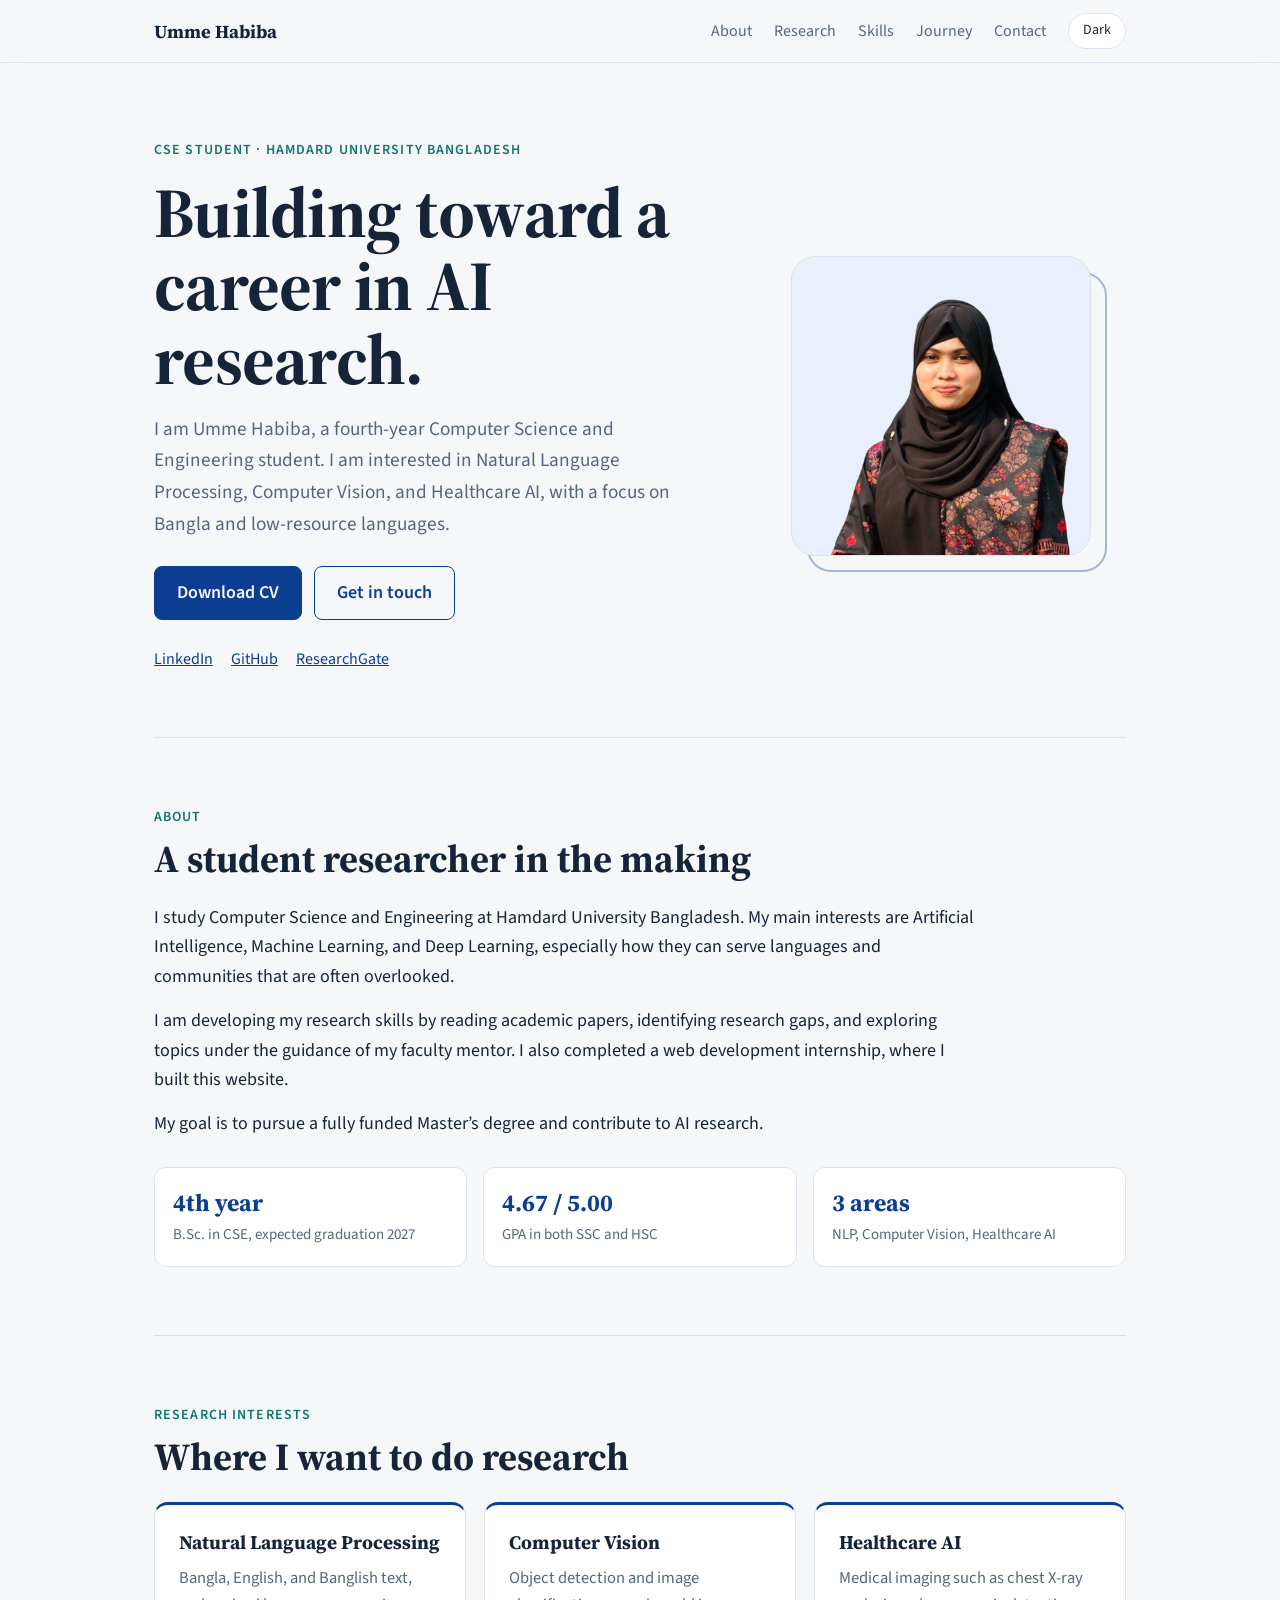
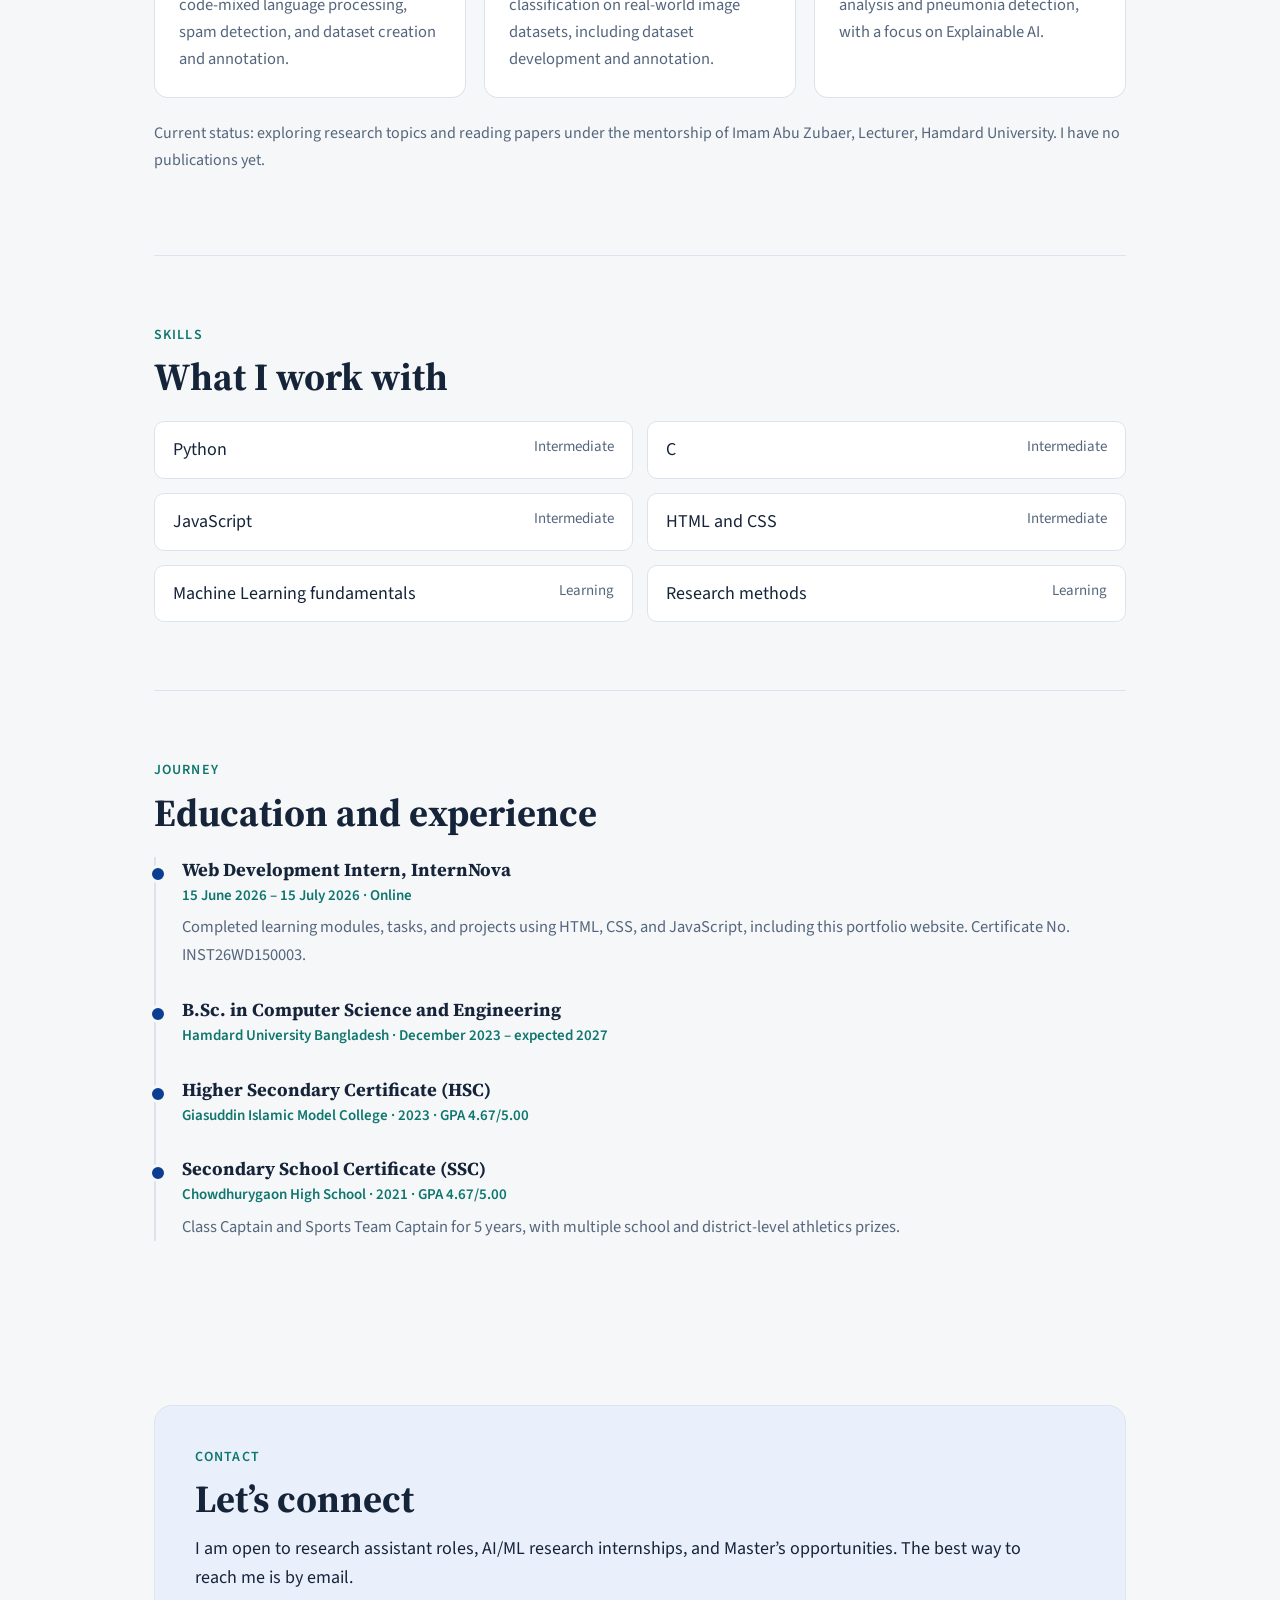
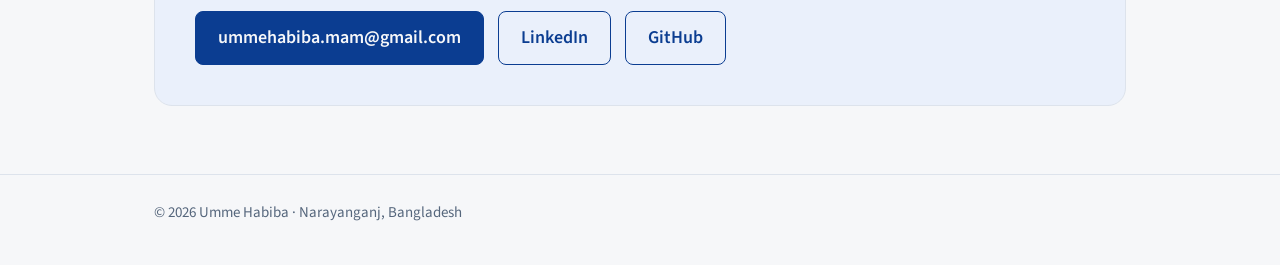
<file: index.html>
<!DOCTYPE html>
<html lang="en">
<head>
<meta charset="utf-8">
<meta name="viewport" content="width=device-width, initial-scale=1">
<title>Umme Habiba | CSE Student and Aspiring AI &amp; NLP Researcher</title>
<meta name="description" content="Umme Habiba is a 4th-year CSE student at Hamdard University Bangladesh with research interests in NLP, Computer Vision and Healthcare AI.">
<link rel="icon" type="image/svg+xml" href="favicon.svg">
<link rel="icon" type="image/png" sizes="32x32" href="favicon-32.png">
<link rel="apple-touch-icon" href="apple-touch-icon.png">
<link rel="preconnect" href="https://fonts.googleapis.com">
<link rel="preconnect" href="https://fonts.gstatic.com" crossorigin>
<link href="https://fonts.googleapis.com/css2?family=Source+Sans+3:wght@400;600&family=Source+Serif+4:wght@600;700&display=swap" rel="stylesheet">
<style>
:root{--bg:#f6f7f9;--panel:#fff;--text:#16243a;--muted:#55667c;--accent:#0b3d91;--accent2:#0f766e;--line:#dde3ec;--soft:#eaf0fb;color-scheme:light}
@media(prefers-color-scheme:dark){:root:not([data-theme=light]){--bg:#0d1520;--panel:#142030;--text:#e8edf4;--muted:#9bacc0;--accent:#8fb4ff;--accent2:#5eead4;--line:#243449;--soft:#18283d;color-scheme:dark}}
:root[data-theme=dark]{--bg:#0d1520;--panel:#142030;--text:#e8edf4;--muted:#9bacc0;--accent:#8fb4ff;--accent2:#5eead4;--line:#243449;--soft:#18283d;color-scheme:dark}
*{box-sizing:border-box}html{scroll-behavior:smooth;scroll-padding-top:72px}
body{margin:0;background:var(--bg);color:var(--text);font:18px/1.65 "Source Sans 3",Arial,sans-serif}
a{color:var(--accent)}a:focus-visible,button:focus-visible{outline:3px solid var(--accent);outline-offset:3px;border-radius:4px}
.wrap{max-width:1020px;margin:0 auto;padding:0 24px}
header{position:sticky;top:0;z-index:10;background:color-mix(in srgb,var(--bg) 88%,transparent);backdrop-filter:blur(10px);border-bottom:1px solid var(--line)}
header .wrap{display:flex;align-items:center;justify-content:space-between;gap:16px;height:62px}
.brand{font:700 1.15rem "Source Serif 4",Georgia,serif;color:var(--text);text-decoration:none}
nav{display:flex;gap:22px;align-items:center}nav a{color:var(--muted);text-decoration:none;font-size:16px}nav a:hover{color:var(--accent)}
#theme{font:inherit;font-size:14px;color:var(--text);background:var(--panel);border:1px solid var(--line);border-radius:999px;padding:5px 14px;cursor:pointer}
#theme:hover{border-color:var(--accent)}
.hero{padding:76px 0 64px;display:grid;grid-template-columns:1.5fr 1fr;gap:48px;align-items:center}
.eyebrow{color:var(--accent2);font-weight:600;letter-spacing:.08em;text-transform:uppercase;font-size:14px;margin:0 0 14px}
h1{font:700 clamp(2.6rem,6.5vw,4.4rem)/1.04 "Source Serif 4",Georgia,serif;margin:0 0 18px;letter-spacing:-.01em}
.lead{font-size:1.2rem;color:var(--muted);max-width:34em;margin:0 0 26px}
.btns{display:flex;gap:12px;flex-wrap:wrap;margin-bottom:26px}
.btn{display:inline-block;padding:11px 22px;border-radius:8px;font-weight:600;text-decoration:none;border:1px solid var(--accent)}
.btn.p{background:var(--accent);color:var(--bg)}.btn.s{color:var(--accent)}.btn:hover{transform:translateY(-1px)}
.soc{display:flex;gap:18px;flex-wrap:wrap;padding:0;margin:0;list-style:none;font-size:16px}
.photo{justify-self:center;position:relative}
.photo img{width:min(300px,70vw);aspect-ratio:1;object-fit:cover;border-radius:24px;border:1px solid var(--line);background:var(--soft);display:block;position:relative;z-index:1}
.photo:before{content:"";position:absolute;inset:16px -16px -16px 16px;border:2px solid var(--accent);border-radius:24px;opacity:.35}
section{padding:68px 0;border-top:1px solid var(--line)}
.label{color:var(--accent2);font-weight:600;font-size:14px;letter-spacing:.08em;text-transform:uppercase;margin:0 0 8px}
h2{font:700 clamp(1.8rem,4vw,2.4rem)/1.15 "Source Serif 4",Georgia,serif;margin:0 0 22px}
p{margin:0 0 14px}.narrow{max-width:46em}
.stats{display:grid;grid-template-columns:repeat(3,1fr);gap:16px;margin-top:28px}
.stat{background:var(--panel);border:1px solid var(--line);border-radius:12px;padding:18px}
.stat b{display:block;font:700 1.5rem "Source Serif 4",Georgia,serif;color:var(--accent)}.stat span{color:var(--muted);font-size:15px}
.cards{display:grid;grid-template-columns:repeat(3,1fr);gap:18px}
.card{background:var(--panel);border:1px solid var(--line);border-radius:14px;padding:24px;border-top:3px solid var(--accent)}
.card h3{font:700 1.2rem "Source Serif 4",Georgia,serif;margin:0 0 10px}.card p{color:var(--muted);font-size:16.5px;margin:0}
.note{margin-top:22px;color:var(--muted);font-size:16px}
.skills{display:grid;grid-template-columns:repeat(2,1fr);gap:14px}
.sk{display:flex;justify-content:space-between;gap:12px;background:var(--panel);border:1px solid var(--line);border-radius:10px;padding:13px 18px}
.sk span{color:var(--muted);font-size:15px}
.tl{border-left:2px solid var(--line);margin:0;padding:0 0 0 26px;list-style:none}
.tl li{position:relative;margin-bottom:28px}.tl li:before{content:"";position:absolute;left:-33px;top:8px;width:12px;height:12px;border-radius:50%;background:var(--accent);border:3px solid var(--bg)}
.tl h3{font:700 1.15rem "Source Serif 4",Georgia,serif;margin:0}.tl .w{color:var(--accent2);font-size:15px;font-weight:600;margin:2px 0 6px}.tl p{color:var(--muted);margin:0 0 4px;font-size:16.5px}
.contact{background:var(--soft);border-radius:18px;padding:40px;border:1px solid var(--line)}
.contact h2{margin-bottom:12px}.cl{display:flex;gap:14px;flex-wrap:wrap;margin-top:18px}
footer{border-top:1px solid var(--line);padding:26px 0 40px;color:var(--muted);font-size:15px}
@media(max-width:820px){.hero{grid-template-columns:1fr;padding-top:44px}.photo{order:-1;justify-self:start}.cards,.stats{grid-template-columns:1fr}.skills{grid-template-columns:1fr}nav a{display:none}.contact{padding:26px}}
@media(prefers-reduced-motion:reduce){html{scroll-behavior:auto}.btn:hover{transform:none}}
</style>
</head>
<body>
<header><div class="wrap">
  <a class="brand" href="#top">Umme Habiba</a>
  <nav aria-label="Main"><a href="#about">About</a><a href="#research">Research</a><a href="#skills">Skills</a><a href="#journey">Journey</a><a href="#contact">Contact</a>
  <button id="theme" type="button" aria-label="Switch between light and dark theme">Dark</button></nav>
</div></header>

<main id="top">
<div class="wrap">
  <div class="hero">
    <div>
      <p class="eyebrow">CSE student · Hamdard University Bangladesh</p>
      <h1>Building toward a career in AI research.</h1>
      <p class="lead">I am Umme Habiba, a fourth-year Computer Science and Engineering student. I am interested in Natural Language Processing, Computer Vision, and Healthcare AI, with a focus on Bangla and low-resource languages.</p>
      <div class="btns">
        <a class="btn p" href="Umme_Habiba_CV.pdf">Download CV</a>
        <a class="btn s" href="#contact">Get in touch</a>
      </div>
      <ul class="soc">
        <li><a href="https://www.linkedin.com/in/umme-habiba-s/" target="_blank" rel="noopener">LinkedIn</a></li>
        <li><a href="https://github.com/uhsinthia" target="_blank" rel="noopener">GitHub</a></li>
        <li><a href="https://www.researchgate.net/profile/Umme-Habiba-122" target="_blank" rel="noopener">ResearchGate</a></li>
      </ul>
    </div>
    <div class="photo"><img src="mypic.png" alt="Portrait of Umme Habiba" width="300" height="300"></div>
  </div>
</div>

<div class="wrap">
<section id="about">
  <p class="label">About</p><h2>A student researcher in the making</h2>
  <div class="narrow">
    <p>I study Computer Science and Engineering at Hamdard University Bangladesh. My main interests are Artificial Intelligence, Machine Learning, and Deep Learning, especially how they can serve languages and communities that are often overlooked.</p>
    <p>I am developing my research skills by reading academic papers, identifying research gaps, and exploring topics under the guidance of my faculty mentor. I also completed a web development internship, where I built this website.</p>
    <p>My goal is to pursue a fully funded Master&rsquo;s degree and contribute to AI research.</p>
  </div>
  <div class="stats">
    <div class="stat"><b>4th year</b><span>B.Sc. in CSE, expected graduation 2027</span></div>
    <div class="stat"><b>4.67 / 5.00</b><span>GPA in both SSC and HSC</span></div>
    <div class="stat"><b>3 areas</b><span>NLP, Computer Vision, Healthcare AI</span></div>
  </div>
</section>

<section id="research">
  <p class="label">Research interests</p><h2>Where I want to do research</h2>
  <div class="cards">
    <article class="card"><h3>Natural Language Processing</h3><p>Bangla, English, and Banglish text, code-mixed language processing, spam detection, and dataset creation and annotation.</p></article>
    <article class="card"><h3>Computer Vision</h3><p>Object detection and image classification on real-world image datasets, including dataset development and annotation.</p></article>
    <article class="card"><h3>Healthcare AI</h3><p>Medical imaging such as chest X-ray analysis and pneumonia detection, with a focus on Explainable AI.</p></article>
  </div>
  <p class="note">Current status: exploring research topics and reading papers under the mentorship of Imam Abu Zubaer, Lecturer, Hamdard University. I have no publications yet.</p>
</section>

<section id="skills">
  <p class="label">Skills</p><h2>What I work with</h2>
  <div class="skills">
    <div class="sk">Python<span>Intermediate</span></div>
    <div class="sk">C<span>Intermediate</span></div>
    <div class="sk">JavaScript<span>Intermediate</span></div>
    <div class="sk">HTML and CSS<span>Intermediate</span></div>
    <div class="sk">Machine Learning fundamentals<span>Learning</span></div>
    <div class="sk">Research methods<span>Learning</span></div>
  </div>
</section>

<section id="journey">
  <p class="label">Journey</p><h2>Education and experience</h2>
  <ul class="tl">
    <li><h3>Web Development Intern, InternNova</h3><p class="w">15 June 2026 – 15 July 2026 · Online</p>
      <p>Completed learning modules, tasks, and projects using HTML, CSS, and JavaScript, including this portfolio website. Certificate No. INST26WD150003.</p></li>
    <li><h3>B.Sc. in Computer Science and Engineering</h3><p class="w">Hamdard University Bangladesh · December 2023 – expected 2027</p></li>
    <li><h3>Higher Secondary Certificate (HSC)</h3><p class="w">Giasuddin Islamic Model College · 2023 · GPA 4.67/5.00</p></li>
    <li><h3>Secondary School Certificate (SSC)</h3><p class="w">Chowdhurygaon High School · 2021 · GPA 4.67/5.00</p>
      <p>Class Captain and Sports Team Captain for 5 years, with multiple school and district-level athletics prizes.</p></li>
  </ul>
</section>

<section id="contact" style="border-top:0">
  <div class="contact">
    <p class="label">Contact</p><h2>Let&rsquo;s connect</h2>
    <p class="narrow">I am open to research assistant roles, AI/ML research internships, and Master&rsquo;s opportunities. The best way to reach me is by email.</p>
    <div class="cl">
      <a class="btn p" href="mailto:ummehabiba.mam@gmail.com">ummehabiba.mam@gmail.com</a>
      <a class="btn s" href="https://www.linkedin.com/in/umme-habiba-s/" target="_blank" rel="noopener">LinkedIn</a>
      <a class="btn s" href="https://github.com/uhsinthia" target="_blank" rel="noopener">GitHub</a>
    </div>
  </div>
</section>
</div>
</main>

<footer><div class="wrap">&copy; 2026 Umme Habiba · Narayanganj, Bangladesh</div></footer>

<script>
(function(){var r=document.documentElement,b=document.getElementById("theme"),q=window.matchMedia("(prefers-color-scheme: dark)");
function d(){var t=r.getAttribute("data-theme");return t?t==="dark":q.matches}
function l(){b.textContent=d()?"Light":"Dark"}
b.addEventListener("click",function(){r.setAttribute("data-theme",d()?"light":"dark");l()});l()})();
</script>
</body>
</html>
</file>
